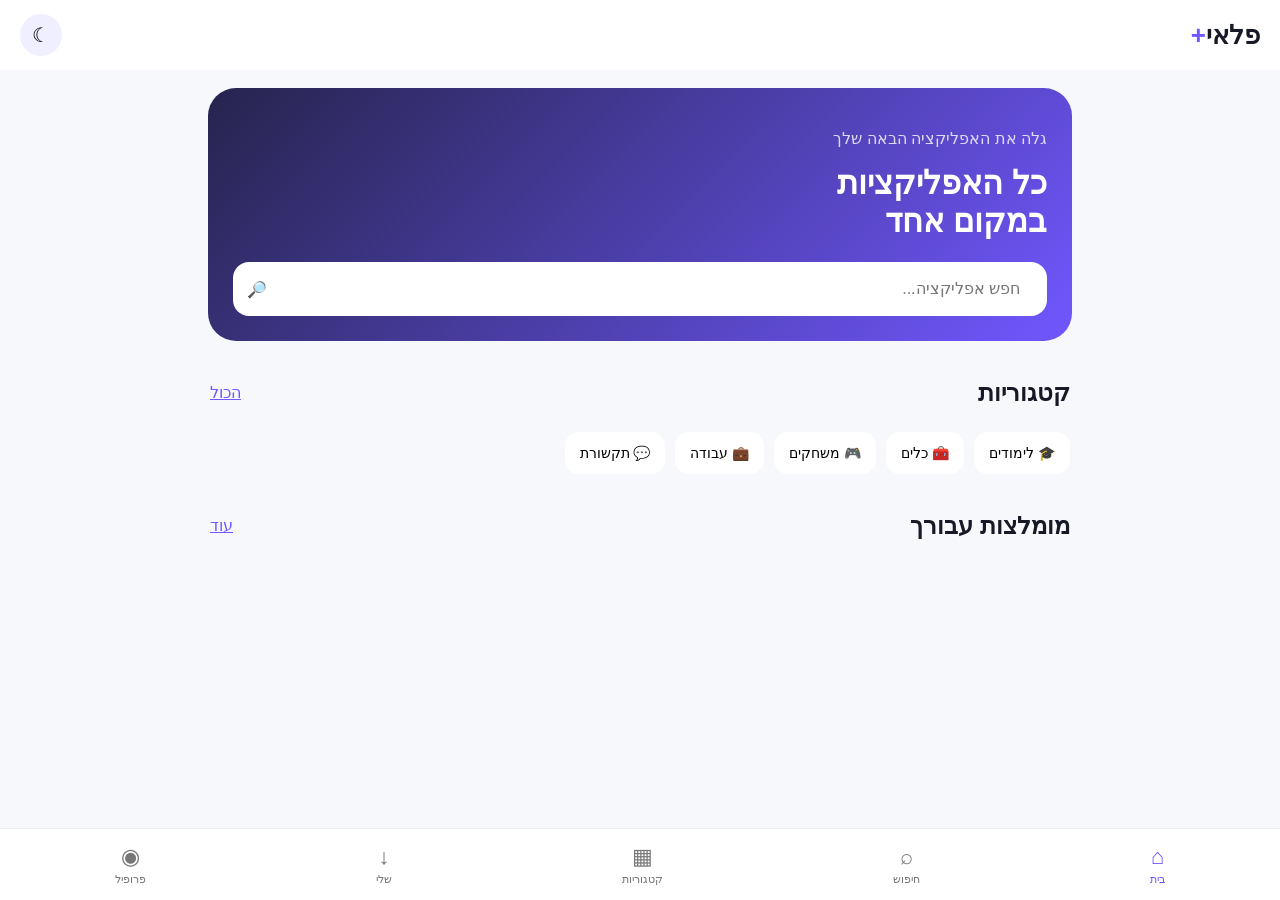
<file: index.html>
<!doctype html>
<html lang="he" dir="rtl">
<head>
<meta charset="UTF-8">
<meta name="viewport" content="width=device-width,initial-scale=1">
<title>פלאי אפליקציות</title>
<link rel="stylesheet" href="style.css">
</head>
<body>
<header><div class="brand">פלאי<span>+</span></div><button id="theme">☾</button></header>
<main>
<section class="hero"><p>גלה את האפליקציה הבאה שלך</p><h1>כל האפליקציות<br>במקום אחד</h1><div class="search"><input id="search" placeholder="חפש אפליקציה..."> 🔎</div></section>
<section><div class="section-title"><h2>קטגוריות</h2><a href="#">הכול</a></div><div class="cats">
<button>🎓 לימודים</button><button>🧰 כלים</button><button>🎮 משחקים</button><button>💼 עבודה</button><button>💬 תקשורת</button>
</div></section>
<section><div class="section-title"><h2>מומלצות עבורך</h2><a href="#">עוד</a></div><div id="apps" class="apps"></div></section>
</main>
<nav><a class="active">⌂<small>בית</small></a><a>⌕<small>חיפוש</small></a><a>▦<small>קטגוריות</small></a><a>↓<small>שלי</small></a><a>◉<small>פרופיל</small></a></nav>
<script src="app.js"></script>
</body></html>
</file>
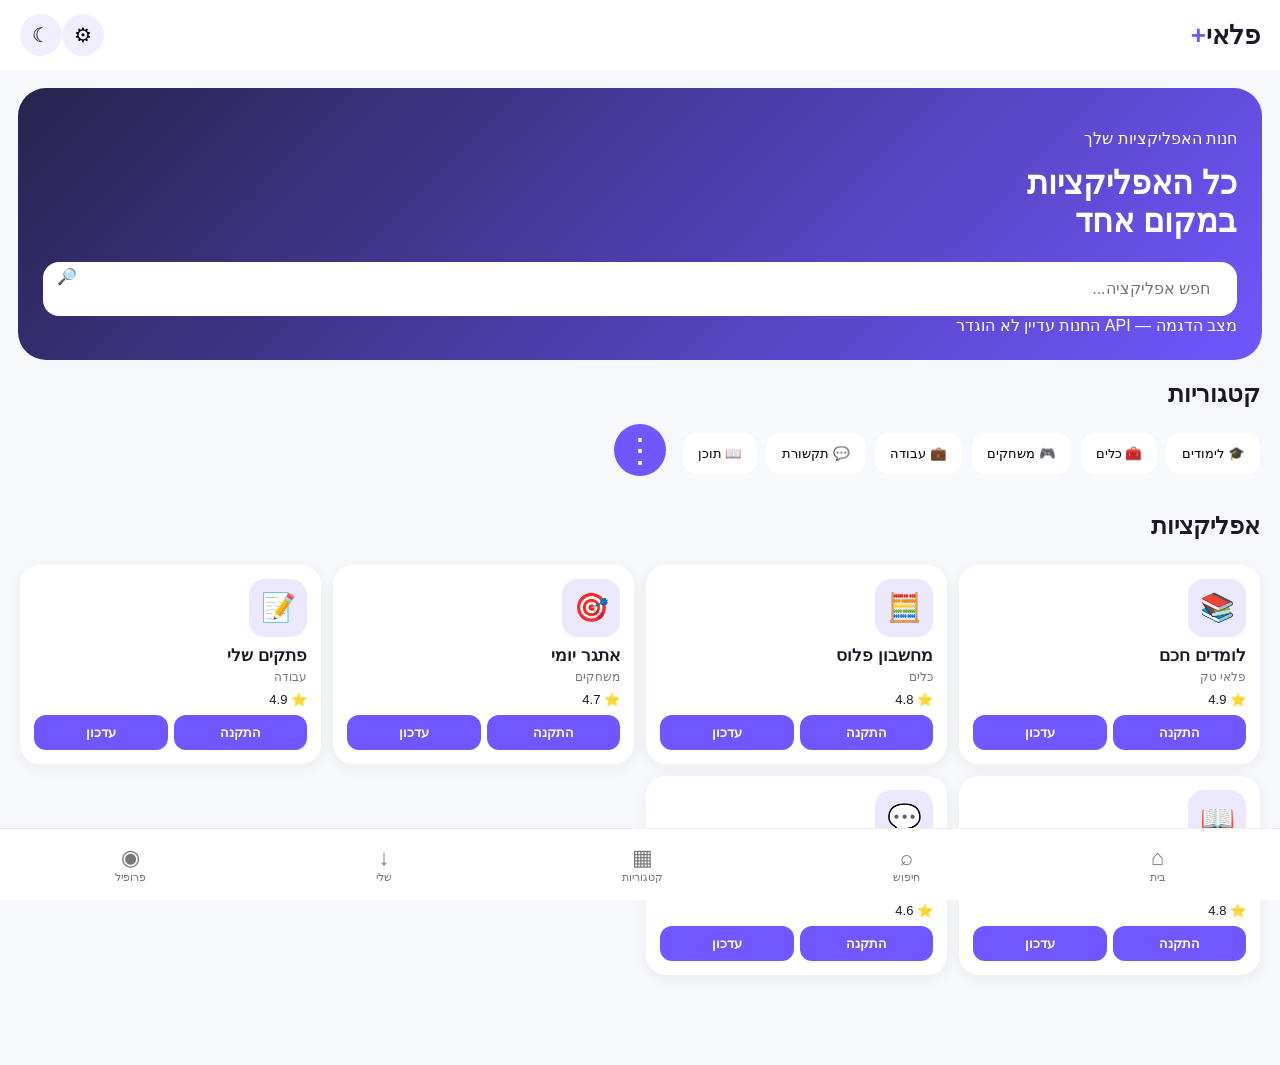
<file: app/src/main/assets/index.html>
<!doctype html><html lang="he" dir="rtl"><head><meta charset="UTF-8"><meta name="viewport" content="width=device-width,initial-scale=1"><title>פלאי אפליקציות</title><link rel="stylesheet" href="style.css"></head><body><header><div class="brand">פלאי<span>+</span></div><div><button id="settingsBtn">⚙</button><button id="theme">☾</button></div></header><main><section class="hero"><p>חנות האפליקציות שלך</p><h1>כל האפליקציות<br>במקום אחד</h1><div class="search"><input id="search" placeholder="חפש אפליקציה..."><span>🔎</span></div><div id="status">טוען אפליקציות...</div></section><section><div class="section-title"><h2>קטגוריות</h2></div><div class="cats"><button>🎓 לימודים</button><button>🧰 כלים</button><button>🎮 משחקים</button><button>💼 עבודה</button><button>💬 תקשורת</button><button>📖 תוכן</button></div></section><section><div class="section-title"><h2>אפליקציות</h2></div><div id="apps" class="apps"></div></section></main><button id="centerMore" class="center-more" aria-label="אפשרויות">⋮</button><div id="passwordModal" class="password-modal"><div class="password-card" dir="rtl"><h2>יצירת סיסמה</h2><p>הגדר סיסמה להגנה על הגדרות האפליקציה.</p><input id="newPassword" type="password" inputmode="numeric" autocomplete="new-password" placeholder="סיסמה"><input id="confirmPassword" type="password" inputmode="numeric" autocomplete="new-password" placeholder="אימות סיסמה"><div id="passwordError" class="password-error"></div><button id="savePassword">שמירת סיסמה</button></div></div><div id="settings" class="settings"><div class="settingsCard"><div class="settingsTop"><h2>הגדרות</h2><button id="closeSettings">✕</button></div><button id="createPassword">🔑 יצירת סיסמה</button><button id="deviceAdmin">🔐 אישור שליטה על הטלפון</button><button id="phoneSettings">⚙ פתיחת הגדרות הטלפון</button><button id="appSettings">📱 הגדרות האפליקציה</button><p class="hint">הפעלת ניהול המכשיר חוסמת הסרה רגילה כל עוד הניהול פעיל.</p></div></div><nav><a class="active">⌂<small>בית</small></a><a>⌕<small>חיפוש</small></a><a>▦<small>קטגוריות</small></a><a>↓<small>שלי</small></a><a>◉<small>פרופיל</small></a></nav><script src="app.js"></script></body></html>
</file>
<file: style.css>
*{box-sizing:border-box}body{margin:0;font-family:Arial,sans-serif;background:#f7f8fc;color:#171927;padding-bottom:85px}header{height:70px;background:#fff;display:flex;align-items:center;justify-content:space-between;padding:0 20px;position:sticky;top:0;z-index:3}.brand{font-size:26px;font-weight:800}.brand span{color:#7057ff}header button{border:0;background:#f0efff;border-radius:50%;width:42px;height:42px;font-size:20px}.hero{margin:18px;padding:25px;border-radius:28px;background:linear-gradient(135deg,#26244d,#7057ff);color:#fff}.hero p{opacity:.8}.hero h1{font-size:32px;margin:10px 0 22px}.search{background:#fff;color:#222;border-radius:16px;padding:5px 14px;display:flex;align-items:center}.search input{border:0;outline:0;padding:13px;width:100%;font-size:16px}.section-title{display:flex;justify-content:space-between;align-items:center;padding:0 20px}.section-title a{color:#7057ff}.cats{display:flex;gap:10px;overflow:auto;padding:5px 20px 18px}.cats button{white-space:nowrap;border:0;background:#fff;border-radius:14px;padding:13px 15px;font-size:14px}.apps{display:grid;grid-template-columns:1fr 1fr;gap:12px;padding:5px 20px}.card{background:#fff;border-radius:20px;padding:14px;box-shadow:0 4px 16px #15172b0d}.icon{width:58px;height:58px;border-radius:16px;background:#ece9ff;display:grid;place-items:center;font-size:28px;margin-bottom:10px}.card h3{margin:4px 0;font-size:17px}.meta{color:#777;font-size:12px}.rating{margin:8px 0;font-size:13px}.install{width:100%;border:0;border-radius:12px;padding:10px;background:#7057ff;color:white;font-weight:700}nav{position:fixed;bottom:0;left:0;right:0;background:#fff;height:72px;display:flex;justify-content:space-around;align-items:center;border-top:1px solid #eee;z-index:4}nav a{text-align:center;color:#777;font-size:22px;text-decoration:none}nav a.active{color:#7057ff}nav small{display:block;font-size:11px;margin-top:3px}@media(min-width:700px){main{max-width:900px;margin:auto}.apps{grid-template-columns:repeat(4,1fr)}}
</file>
<file: app/src/main/assets/style.css>
*{box-sizing:border-box}body{margin:0;font-family:Arial,sans-serif;background:#f7f8fc;color:#171927;padding-bottom:85px}header{height:70px;background:#fff;display:flex;align-items:center;justify-content:space-between;padding:0 20px;position:sticky;top:0;z-index:5}.brand{font-size:26px;font-weight:800}.brand span{color:#7057ff}header button{border:0;background:#f0efff;border-radius:50%;width:42px;height:42px;font-size:20px}.hero{margin:18px;padding:25px;border-radius:28px;background:linear-gradient(135deg,#26244d,#7057ff);color:#fff}.hero h1{font-size:32px;margin:10px 0 22px}.search{background:#fff;color:#222;border-radius:16px;padding:5px 14px;display:flex}.search input{border:0;outline:0;padding:13px;width:100%;font-size:16px}.section-title{padding:0 20px}.cats{display:flex;gap:10px;overflow:auto;padding:5px 20px 18px}.cats button{white-space:nowrap;border:0;background:#fff;border-radius:14px;padding:13px 15px}.apps{display:grid;grid-template-columns:1fr 1fr;gap:12px;padding:5px 20px}.card{background:#fff;border-radius:20px;padding:14px;box-shadow:0 4px 16px #15172b0d}.icon{width:58px;height:58px;border-radius:16px;background:#ece9ff;display:grid;place-items:center;font-size:28px;overflow:hidden}.icon img{width:100%;height:100%;object-fit:cover}.card h3{margin:8px 0 4px;font-size:17px}.meta{color:#777;font-size:12px}.rating{margin:8px 0;font-size:13px}.actions{display:flex;gap:6px}.actions button{flex:1;border:0;border-radius:12px;padding:10px;background:#7057ff;color:#fff;font-weight:700}.settings{position:fixed;inset:0;background:#0008;z-index:20;display:none;align-items:flex-end}.settings.open{display:flex}.settingsCard{background:#fff;width:100%;padding:20px;border-radius:24px 24px 0 0}.settingsTop{display:flex;justify-content:space-between}.settingsTop button{border:0;background:none;font-size:20px}.settingsCard>button{width:100%;margin:7px 0;padding:14px;border:0;border-radius:14px;background:#f0efff;font-weight:700}.hint{font-size:12px;color:#777}.error{text-align:center;padding:30px;color:#777}nav{position:fixed;bottom:0;left:0;right:0;background:#fff;height:72px;display:flex;justify-content:space-around;align-items:center;border-top:1px solid #eee;z-index:10}nav a{text-align:center;color:#777;font-size:22px}nav small{display:block;font-size:11px}@media(min-width:700px){.apps{grid-template-columns:repeat(4,1fr)}}.center-more{position:fixed;left:50%;top:50%;transform:translate(-50%,-50%);z-index:25;width:52px;height:52px;border:0;border-radius:50%;background:#7057ff;color:#fff;font-size:34px;line-height:52px;text-align:center;direction:ltr;display:flex;align-items:center;justify-content:center}.password-modal{position:fixed;inset:0;background:#0008;z-index:40;display:none;align-items:center;justify-content:center;padding:20px;direction:rtl}.password-modal.open{display:flex}.password-card{width:min(420px,100%);background:#fff;border-radius:24px;padding:24px;text-align:right}.password-card h2{margin:0 0 8px}.password-card p{color:#666}.password-card input{display:block;width:100%;box-sizing:border-box;margin:10px 0;padding:14px;border:1px solid #ddd;border-radius:14px;text-align:right;direction:rtl;font-size:16px}.password-card button{width:100%;border:0;border-radius:14px;padding:14px;background:#7057ff;color:#fff;font-weight:700;font-size:16px}.password-error{min-height:20px;color:#c33;text-align:right;direction:rtl;margin:5px 0}
</file>
